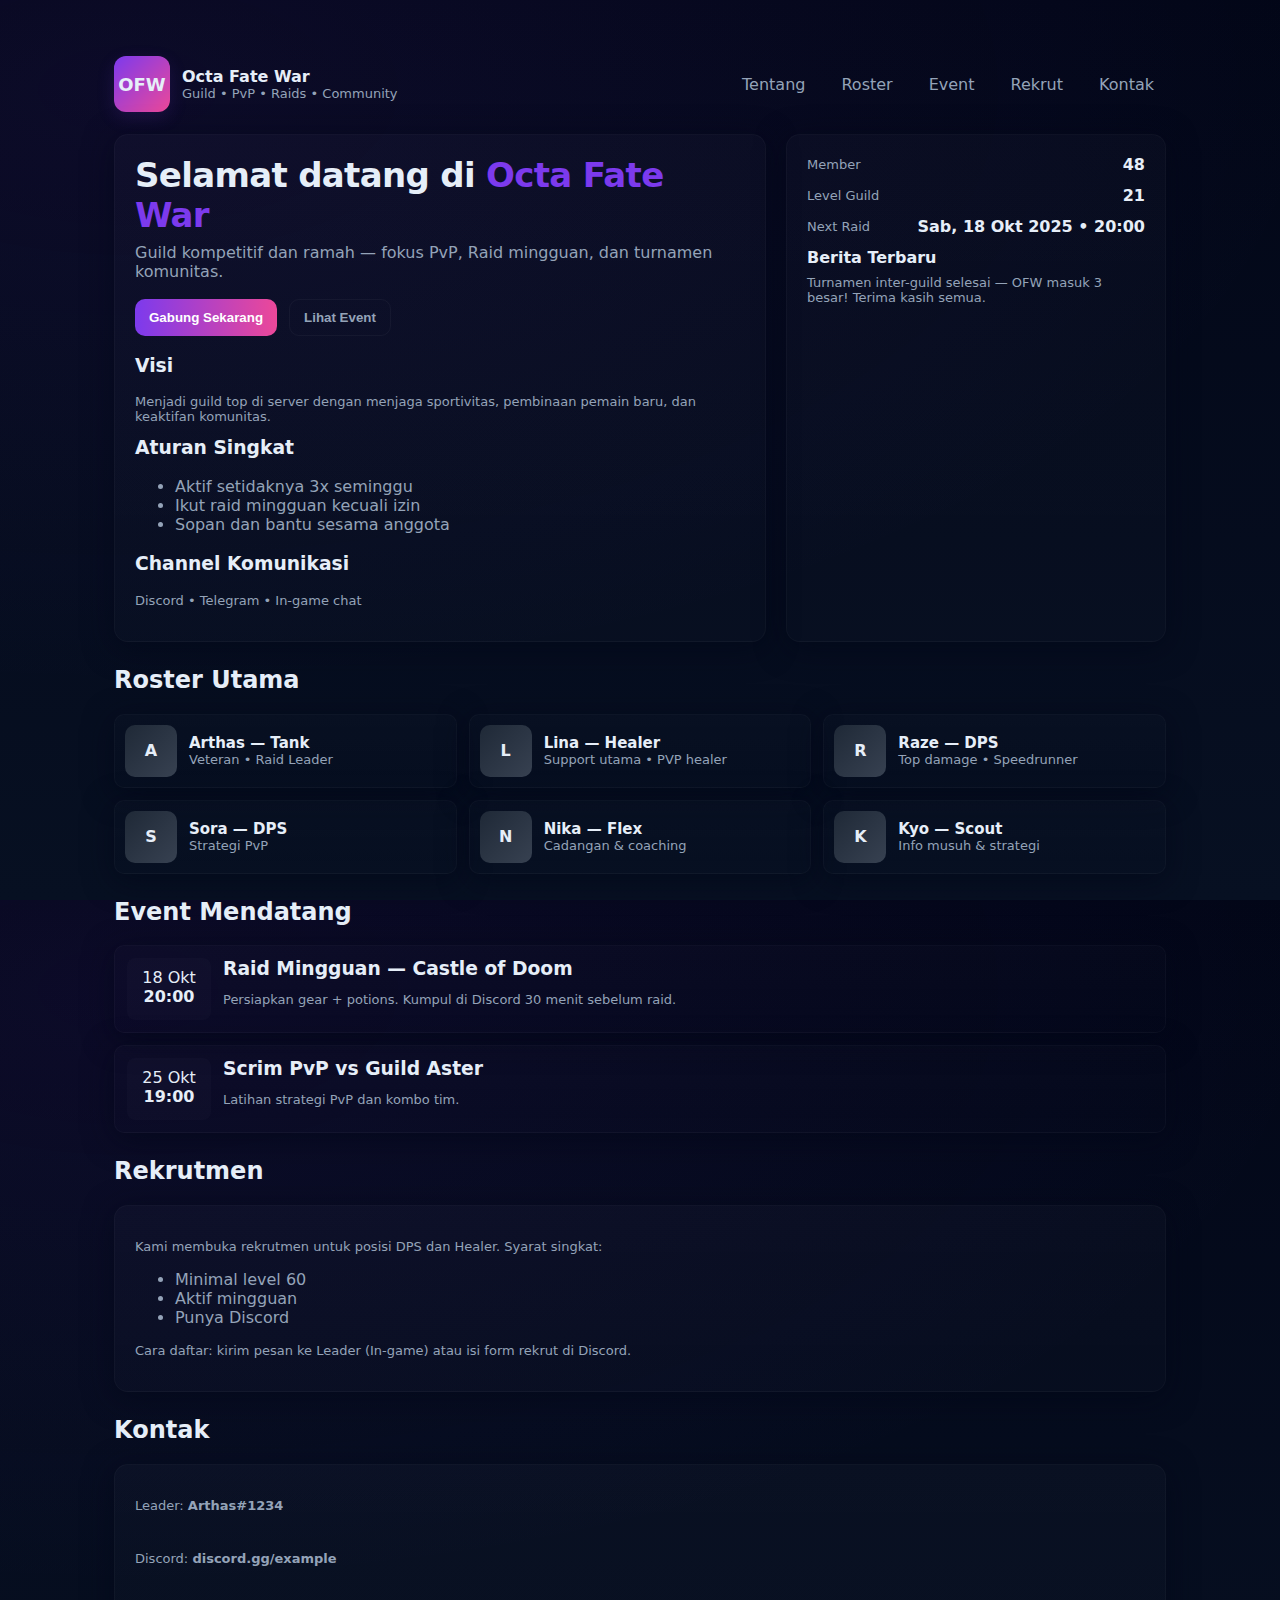
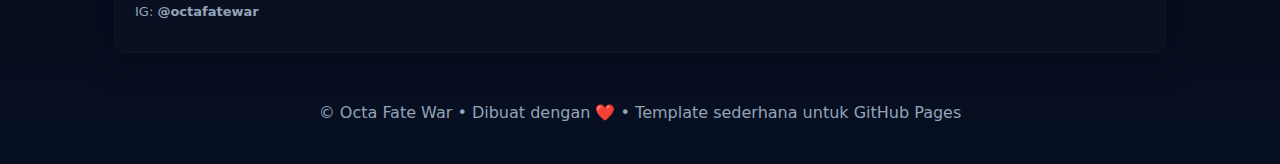
<file: index.html>
<!doctype html>
<html lang="id">
<head>
  <meta charset="utf-8" />
  <meta name="viewport" content="width=device-width, initial-scale=1" />
  <title>Octa Fate War — Guild</title>
  <meta name="description" content="Official page guild Octa Fate War — recruitment, roster, events, dan berita." />
  <link rel="icon" href="data:;base64,iVBORw0KGgo="> <!-- placeholder favicon -->
  <style>
    :root{
      --bg:#0f1724;
      --card:#0b1220;
      --accent:#7c3aed;
      --muted:#94a3b8;
      --glass: rgba(255,255,255,0.03);
    }
    *{box-sizing:border-box}
    html,body{height:100%}
    body{
      margin:0;padding:0;font-family:Inter,ui-sans-serif,system-ui,-apple-system,"Segoe UI",Roboto,"Helvetica Neue",Arial;
      background: radial-gradient(1200px 600px at 10% 10%, rgba(124,58,237,0.08), transparent),
                  linear-gradient(180deg, #020617 0%, #071022 100%);
      color:#e6eef8; -webkit-font-smoothing:antialiased;
    }
    .container{max-width:1100px;margin:32px auto;padding:24px}

    header{display:flex;align-items:center;justify-content:space-between;gap:16px}
    .brand{display:flex;gap:12px;align-items:center}
    .logo{width:56px;height:56px;border-radius:12px;background:linear-gradient(135deg,var(--accent),#ec4899);display:flex;align-items:center;justify-content:center;font-weight:700;font-size:18px;box-shadow:0 6px 18px rgba(124,58,237,0.15)}
    nav{display:flex;gap:12px;align-items:center}
    nav a{color:var(--muted);text-decoration:none;padding:8px 12px;border-radius:8px}
    nav a:hover{color:white;background:var(--glass)}

    .hero{display:grid;grid-template-columns:1fr 380px;gap:20px;margin-top:22px}
    .card{background:linear-gradient(180deg, rgba(255,255,255,0.02), rgba(255,255,255,0.01));padding:20px;border-radius:14px;box-shadow:0 6px 30px rgba(2,6,23,0.6);border:1px solid rgba(255,255,255,0.03)}

    .hero-left h1{margin:0;font-size:34px;letter-spacing:-0.02em}
    .meta{color:var(--muted);margin-top:8px}
    .cta{margin-top:18px;display:flex;gap:12px}
    .btn{padding:10px 14px;border-radius:10px;border:0;cursor:pointer;font-weight:600}
    .btn-primary{background:linear-gradient(90deg,var(--accent),#ec4899);color:white}
    .btn-ghost{background:transparent;color:var(--muted);border:1px solid rgba(255,255,255,0.04)}

    .roster{display:grid;grid-template-columns:repeat(3,1fr);gap:12px;margin-top:18px}
    .member{display:flex;gap:12px;align-items:center;padding:10px;border-radius:10px;background:linear-gradient(180deg, rgba(255,255,255,0.01), transparent)}
    .avatar{width:52px;height:52px;border-radius:10px;background:linear-gradient(135deg,#1f2937,#374151);display:flex;align-items:center;justify-content:center;font-weight:700}
    .member h4{margin:0;font-size:15px}
    .member p{margin:0;color:var(--muted);font-size:13px}

    aside .stat{display:flex;justify-content:space-between;align-items:center;margin-bottom:12px}
    .small{font-size:13px;color:var(--muted)}

    section{margin-top:24px}
    .events{display:flex;flex-direction:column;gap:12px}
    .event{display:flex;gap:12px;padding:12px;border-radius:10px;background:linear-gradient(180deg, rgba(255,255,255,0.01), transparent)}
    .date{min-width:84px;text-align:center;padding:10px;border-radius:8px;background:rgba(255,255,255,0.02)}
    .event h3{margin:0}

    footer{margin-top:32px;padding:18px;border-radius:12px;text-align:center;color:var(--muted)}

    /* responsive */
    @media (max-width:900px){
      .hero{grid-template-columns:1fr;}
      .roster{grid-template-columns:repeat(2,1fr)}
    }
    @media (max-width:560px){
      nav{display:none}
      .roster{grid-template-columns:1fr}
    }
  </style>
</head>
<body>
  <div class="container">
    <header>
      <div class="brand">
        <div class="logo">OFW</div>
        <div>
          <div style="font-weight:700">Octa Fate War</div>
          <div style="font-size:13px;color:var(--muted)">Guild • PvP • Raids • Community</div>
        </div>
      </div>
      <nav>
        <a href="#about">Tentang</a>
        <a href="#roster">Roster</a>
        <a href="#events">Event</a>
        <a href="#rekrut">Rekrut</a>
        <a href="#contact">Kontak</a>
      </nav>
    </header>

    <div class="hero">
      <div class="card hero-left">
        <h1>Selamat datang di <span style="color:var(--accent)">Octa Fate War</span></h1>
        <div class="meta">Guild kompetitif dan ramah — fokus PvP, Raid mingguan, dan turnamen komunitas.</div>
        <div class="cta">
          <button class="btn btn-primary" onclick="document.getElementById('rekrut').scrollIntoView({behavior:'smooth'})">Gabung Sekarang</button>
          <button class="btn btn-ghost" onclick="document.getElementById('events').scrollIntoView({behavior:'smooth'})">Lihat Event</button>
        </div>

        <div id="about" style="margin-top:18px">
          <h3>Visi</h3>
          <p class="small">Menjadi guild top di server dengan menjaga sportivitas, pembinaan pemain baru, dan keaktifan komunitas.</p>

          <h3 style="margin-top:12px">Aturan Singkat</h3>
          <ul style="color:var(--muted);margin-top:6px">
            <li>Aktif setidaknya 3x seminggu</li>
            <li>Ikut raid mingguan kecuali izin</li>
            <li>Sopan dan bantu sesama anggota</li>
          </ul>
        </div>

        <div style="margin-top:14px">
          <h3>Channel Komunikasi</h3>
          <p class="small">Discord • Telegram • In-game chat</p>
        </div>

      </div>

      <aside class="card">
        <div class="stat"><div class="small">Member</div><div style="font-weight:700">48</div></div>
        <div class="stat"><div class="small">Level Guild</div><div style="font-weight:700">21</div></div>
        <div class="stat"><div class="small">Next Raid</div><div style="font-weight:700">Sab, 18 Okt 2025 • 20:00</div></div>

        <div style="margin-top:12px">
          <h4 style="margin:0">Berita Terbaru</h4>
          <p class="small" style="margin-top:8px">Turnamen inter-guild selesai — OFW masuk 3 besar! Terima kasih semua.</p>
        </div>
      </aside>
    </div>

    <section id="roster">
      <h2>Roster Utama</h2>
      <div class="roster">
        <div class="member card">
          <div class="avatar">A</div>
          <div>
            <h4>Arthas — Tank</h4>
            <p>Veteran • Raid Leader</p>
          </div>
        </div>
        <div class="member card">
          <div class="avatar">L</div>
          <div>
            <h4>Lina — Healer</h4>
            <p>Support utama • PVP healer</p>
          </div>
        </div>
        <div class="member card">
          <div class="avatar">R</div>
          <div>
            <h4>Raze — DPS</h4>
            <p>Top damage • Speedrunner</p>
          </div>
        </div>
        <div class="member card">
          <div class="avatar">S</div>
          <div>
            <h4>Sora — DPS</h4>
            <p>Strategi PvP</p>
          </div>
        </div>
        <div class="member card">
          <div class="avatar">N</div>
          <div>
            <h4>Nika — Flex</h4>
            <p>Cadangan & coaching</p>
          </div>
        </div>
        <div class="member card">
          <div class="avatar">K</div>
          <div>
            <h4>Kyo — Scout</h4>
            <p>Info musuh & strategi</p>
          </div>
        </div>
      </div>
    </section>

    <section id="events">
      <h2>Event Mendatang</h2>
      <div class="events">
        <div class="event card">
          <div class="date">18 Okt<br><strong>20:00</strong></div>
          <div>
            <h3>Raid Mingguan — Castle of Doom</h3>
            <p class="small">Persiapkan gear + potions. Kumpul di Discord 30 menit sebelum raid.</p>
          </div>
        </div>
        <div class="event card">
          <div class="date">25 Okt<br><strong>19:00</strong></div>
          <div>
            <h3>Scrim PvP vs Guild Aster</h3>
            <p class="small">Latihan strategi PvP dan kombo tim.</p>
          </div>
        </div>
      </div>
    </section>

    <section id="rekrut" style="margin-top:24px">
      <h2>Rekrutmen</h2>
      <div class="card">
        <p class="small">Kami membuka rekrutmen untuk posisi DPS dan Healer. Syarat singkat:</p>
        <ul style="color:var(--muted)">
          <li>Minimal level 60</li>
          <li>Aktif mingguan</li>
          <li>Punya Discord</li>
        </ul>
        <p class="small">Cara daftar: kirim pesan ke Leader (In-game) atau isi form rekrut di Discord.</p>
      </div>
    </section>

    <section id="contact">
      <h2>Kontak</h2>
      <div class="card" style="display:flex;gap:12px;flex-direction:column">
        <p class="small">Leader: <strong>Arthas#1234</strong></p>
        <p class="small">Discord: <strong>discord.gg/example</strong></p>
        <p class="small">IG: <strong>@octafatewar</strong></p>
      </div>
    </section>

    <footer>
      © Octa Fate War • Dibuat dengan ❤️ • Template sederhana untuk GitHub Pages
    </footer>
  </div>

  <script>
    // Simple script: smooth scroll already used by buttons. Add small animation for avatars
    document.querySelectorAll('.avatar').forEach((el,i)=>{
      el.style.transform = 'translateY(-4px)';
      el.style.transition = 'transform 600ms cubic-bezier(.2,.9,.3,1)';
      setTimeout(()=> el.style.transform = 'translateY(0)', 100 + i*80);
    });
  </script>
</body>
</html>
</file>
